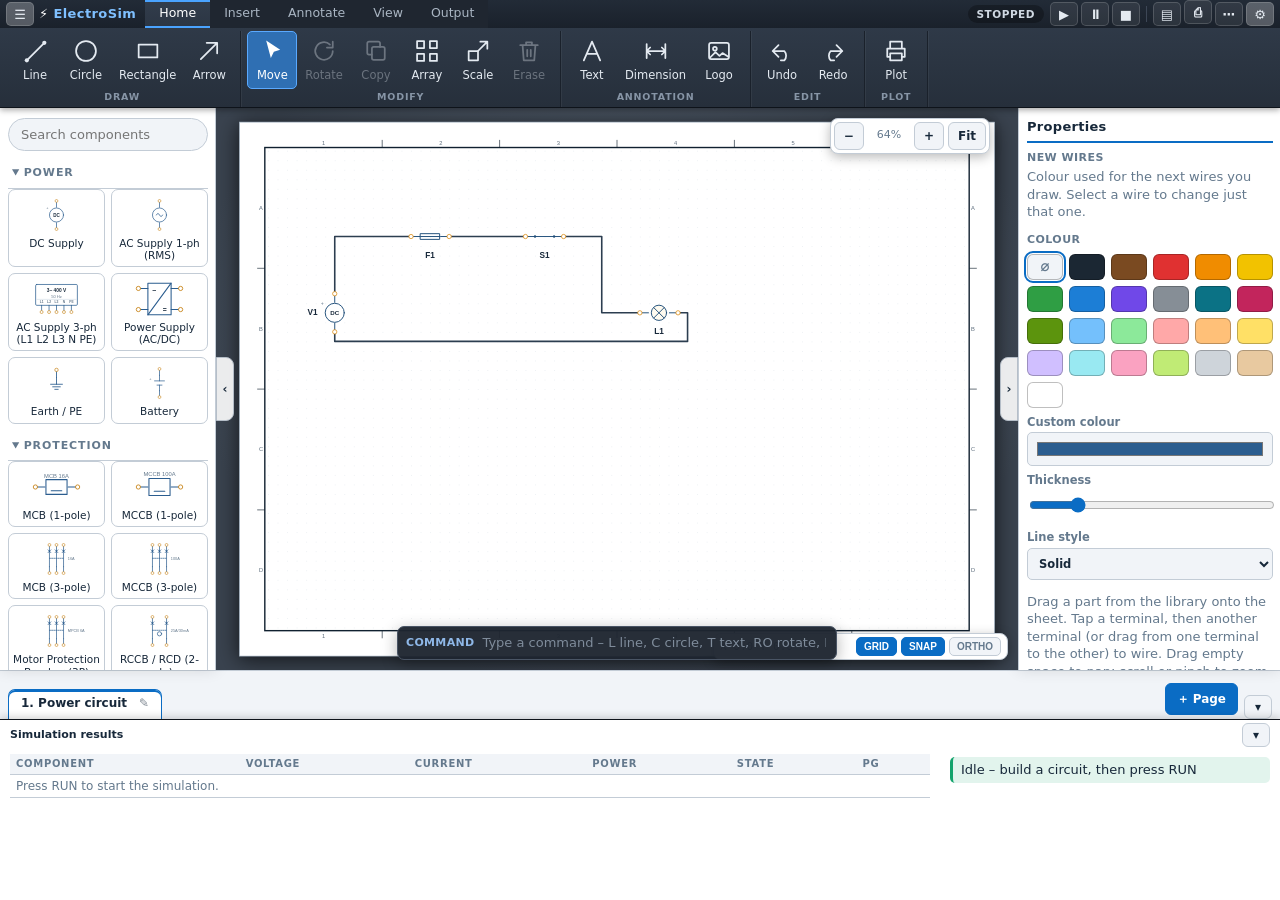
<file: index.html>
<!DOCTYPE html>
<html lang="en"><head><meta charset="utf-8">
<meta name="viewport" content="width=device-width, initial-scale=1, viewport-fit=cover">
<meta name="theme-color" content="#0f2a43"><link rel="manifest" href="manifest.webmanifest"><link rel="icon" type="image/png" href="icons/icon-192.png"><link rel="apple-touch-icon" href="icons/apple-touch-icon.png"><meta name="apple-mobile-web-app-capable" content="yes"><meta name="mobile-web-app-capable" content="yes"><meta name="apple-mobile-web-app-title" content="ElectroSim"><meta name="apple-mobile-web-app-status-bar-style" content="black-translucent">
<title>ElectroSim – Electrical Simulator</title>
<link rel="stylesheet" href="css/style.css"></head>
<body>

<div id="ribbon"><div id="rtop">
 <button class="ic" id="tLib" title="Component library" aria-label="Component library">☰</button>
 <b class="logo">⚡<span class="lbl"> ElectroSim</span></b>
 <div id="rtabs" role="tablist"></div><span class="sp"></span>
 <span id="stat">STOPPED</span>
 <button class="ic run" id="bRun" title="Run simulation" aria-label="Run">▶</button><button class="ic" id="bPause" title="Pause" aria-label="Pause">⏸</button><button class="ic stop" id="bStop" title="Stop" aria-label="Stop">■</button>
 <span class="vs"></span>
 <button class="ic" id="bTB" title="Sheet setup (paper, frame, project)" aria-label="Sheet setup">▤</button><button class="ic pri" id="bPDF" title="Plot / print to PDF" aria-label="Print">⎙</button>
 <div class="mw"><button class="ic" id="bMore" title="More" aria-label="More">⋯</button>
  <div id="menu"><button id="mRes">Show / hide results</button><button id="mPg">Show / hide sheet tabs</button><hr><button id="mInstall" data-pwa-install>⬇ Download app</button><button id="bSave">Save in browser</button><button id="bLoad">Load from browser</button><button id="bDown">Download project file</button><button id="bOpen">Open project file…</button><button id="bReset">Clear all pages</button></div></div>
 <button class="ic" id="tProps" title="Properties" aria-label="Properties">⚙</button>
</div><div id="rbody"></div></div>
<main id="main">
 <aside id="lib"><div class="in"><input id="q" type="search" placeholder="Search components" aria-label="Search components"><div id="libList"></div></div></aside>
 <div id="cv">
  <svg id="svg" xmlns="http://www.w3.org/2000/svg"></svg>
  <button class="edge l" id="hL" title="Hide / show library">‹</button><button class="edge r" id="hR" title="Hide / show properties">›</button>
<div id="thint"></div>
  <div id="rest"><button id="rPg">▴ Sheet tabs</button><button id="rRes">▴ Results</button></div>
  <div id="zc"><button id="zOut" aria-label="Zoom out">−</button><span id="zv">100%</span><button id="zIn" aria-label="Zoom in">+</button><button id="zFit" title="Fit page">Fit</button></div>
  <div id="sbar"><button data-a="rot" class="nw nr">⟳ Rotate</button><button data-a="dup" class="nw">⧉ Copy</button><button data-a="edit">✎ Edit</button><button data-a="del" class="dn">🗑 Delete</button></div>
  <div id="cmd"><span class="cp">Command</span><input id="cmdIn" type="text" autocomplete="off" spellcheck="false" placeholder="Type a command – L line, C circle, T text, RO rotate, PLOT …" aria-label="Command line"><div id="cmdSug"></div></div>
  <div id="sts"><span id="xy">X 0.0  Y 0.0 mm</span><button data-st="grid" title="Grid display (F7)">GRID</button><button data-st="snap" title="Snap to grid (F9)">SNAP</button><button data-st="ortho" title="Ortho – straight lines only (F8)">ORTHO</button></div>
  <div id="toast"></div>
 </div>
 <aside id="props"><div class="in" id="propsBody"></div></aside>
</main>
<nav id="pages"><div id="pgs"></div><button id="pgAdd" class="pri" title="Add a new page">＋ Page</button><button id="pgHide" class="ic sm" title="Hide sheet tabs" aria-label="Hide sheet tabs">▾</button></nav>
<footer id="ft">
 <div class="fh"><b>Simulation results</b><button id="fTog" class="ic sm" title="Hide results" aria-label="Hide results">▾</button></div>
 <div class="fb"><div class="fl"><table><thead><tr><th>Component</th><th>Voltage</th><th>Current</th><th>Power</th><th>State</th><th>Pg</th></tr></thead><tbody id="tb"></tbody></table></div><div id="msgs"></div></div>
</footer>

<dialog id="dTB"><form method="dialog"><h2>Sheet setup</h2>
 <div class="two"><label>Paper<select data-tb="paper"><option value="A5">A5</option><option value="A4">A4</option><option value="A3">A3</option><option value="A2">A2</option></select></label>
  <label>Orientation<select data-tb="orient"><option value="L">Landscape</option><option value="P">Portrait</option></select></label></div>
 <div class="two"><label class="ck"><input type="checkbox" id="tbFrame">Border &amp; zone markers</label></div>
 <h3>Project (used on the parts list)</h3>
 <div class="two"><label>Project<input data-tb="project"></label><label>Drawing no.<input data-tb="dwgNo"></label></div>
 <div class="two"><label>Revision<input data-tb="rev"></label><label>Date<input data-tb="date"></label></div>
 <h3>Your own title block</h3>
 <p class="mu">There is no fixed title block. Use the <b>Line</b>, <b>Box</b>, <b>Text</b> and <b>Logo</b> tools in the ribbon at the top (Home tab) to draw yours, then tick <i>Show on every page</i> in the right-hand panel. In a text you can type <code>{page}</code>, <code>{pages}</code>, <code>{title}</code>, <code>{project}</code>, <code>{dwgno}</code>, <code>{rev}</code> or <code>{date}</code> and it is filled in on each sheet.</p>
 <div class="act"><button class="pri" data-close>Done</button></div></form></dialog>

<dialog id="dPG"><form method="dialog"><h2>Page settings</h2>
 <label>Page title<input id="pgTitle"></label>
 <div class="lr"><button type="button" id="pgL">◀ Move left</button><button type="button" id="pgR">Move right ▶</button></div>
 <div class="act"><button type="button" id="pgDel" class="dn">Delete page</button><button class="pri" data-close>Done</button></div></form></dialog>

<dialog id="dPDF"><form method="dialog"><h2>Plot / Print to PDF</h2>
 <div class="plot"><div class="pf"><label>Paper size<select id="xPaper"><option value="A5">A5 (148 × 210 mm)</option><option value="A4">A4 (210 × 297 mm)</option><option value="A3">A3 (297 × 420 mm)</option><option value="A2">A2 (420 × 594 mm)</option></select></label>
  <label>Drawing orientation<select id="xOrient"><option value="L">Landscape</option><option value="P">Portrait</option></select></label>
  <label>Sheets to plot<select id="xRange"><option value="all">All sheets</option><option value="cur">Current sheet only</option></select></label></div>
  <div class="pv"><div id="xPrev"><span></span></div><small id="xPrevT" class="mu"></small></div></div>
 <label class="ck"><input type="checkbox" id="xSheets" checked>Drawing sheets (with your title block)</label>
 <label class="ck"><input type="checkbox" id="xBom" checked>Parts list (styled table with symbols)</label>
 <p class="mu">The parts list is always printed landscape. Fill in manufacturer and part number in each component’s properties to complete it.</p>
 <div id="xProg" class="mu" role="status"></div>
 <div class="act"><button type="button" data-close>Close</button><button type="button" class="pri" id="xGo">Plot / Save PDF</button></div></form></dialog>
<input type="file" id="fileIn" accept=".json,application/json" hidden><input type="file" id="imgIn" accept="image/*" hidden>
<script src="js/vendor/jspdf.umd.min.js"></script>
<script src="js/registry.js"></script><script src="js/parts2.js"></script><script src="js/plc.js"></script><script src="js/hmi.js"></script><script src="js/hmip.js"></script><script src="js/hmid.js"></script><script src="js/transmitters.js"></script><script src="js/valves.js"></script><script src="js/pneumatic.js"></script><script src="js/evalve.js"></script><script src="js/mfm.js"></script><script src="js/solver.js"></script><script src="js/draw.js"></script><script src="js/export.js"></script><script src="js/pwa.js"></script><script src="js/app.js"></script>
</body></html>
</file>
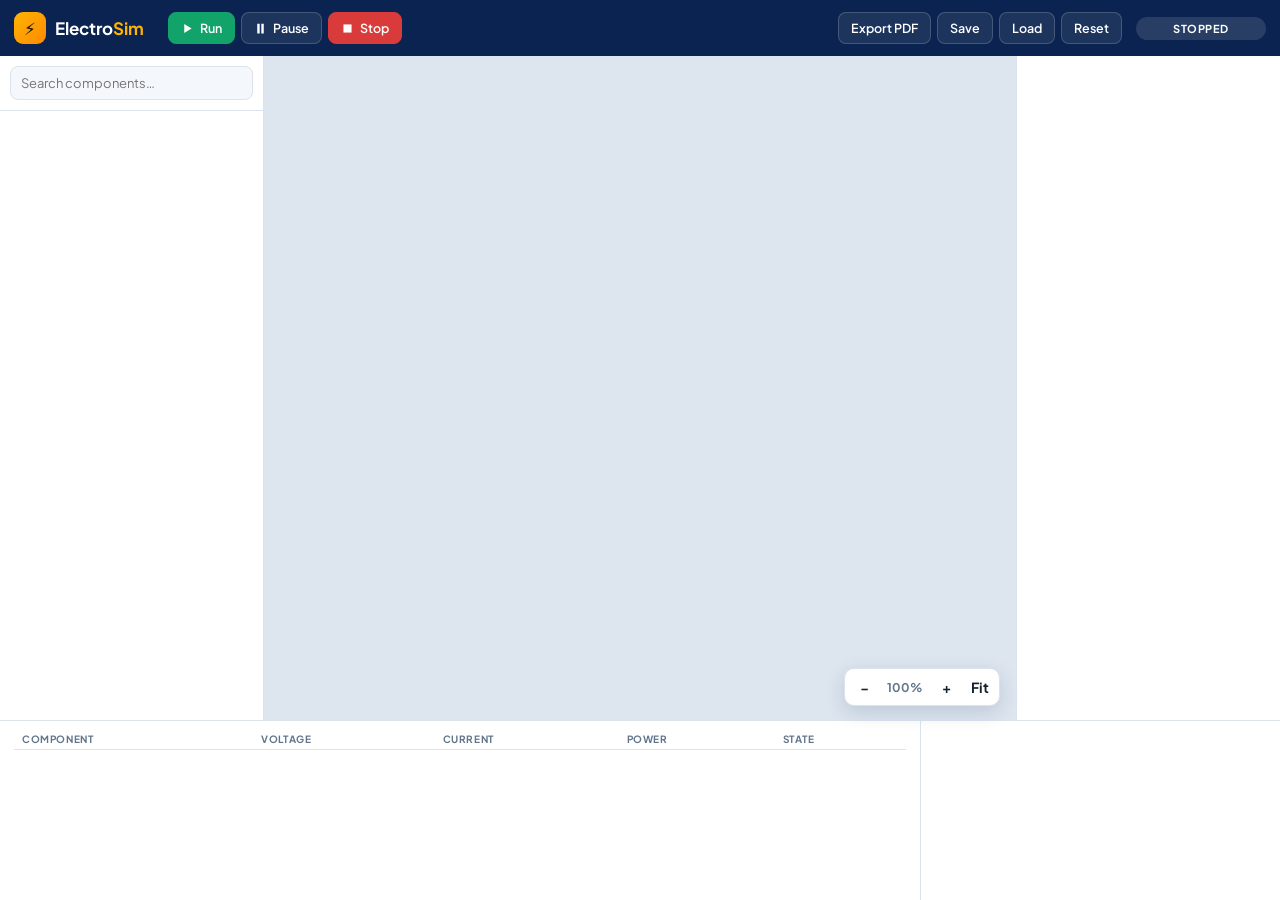
<file: simulator.html>
<!DOCTYPE html>
<html lang="en">
<head>
<meta charset="utf-8">
<meta name="viewport" content="width=device-width, initial-scale=1, viewport-fit=cover">
<title>ElectroSim – Simulator</title>
<meta name="theme-color" content="#0a2350">
<meta name="mobile-web-app-capable" content="yes">
<meta name="apple-mobile-web-app-capable" content="yes">
<meta name="apple-mobile-web-app-title" content="ElectroSim">
<meta name="apple-mobile-web-app-status-bar-style" content="black-translucent">
<link rel="manifest" href="manifest.webmanifest">
<link rel="icon" type="image/svg+xml" href="assets/icons/icon.svg">
<link rel="icon" type="image/png" sizes="32x32" href="assets/icons/favicon-32.png">
<link rel="apple-touch-icon" href="assets/icons/apple-touch-icon.png">
<link rel="stylesheet" href="css/theme.css">
<link rel="stylesheet" href="css/app.css">
</head>
<body class="app">
<header class="top">
  <a class="brand" href="index.html" title="Back to home"><span class="logo">⚡</span><b>Electro<i>Sim</i></b></a>
  <div class="grp">
    <button class="run" id="bRun" aria-label="Run"><svg viewBox="0 0 16 16"><path d="M4 2.5v11l9-5.5z" fill="currentColor"/></svg><span class="lb">Run</span></button>
    <button id="bPause" aria-label="Pause"><svg viewBox="0 0 16 16"><path d="M4 2h3v12H4zM9 2h3v12H9z" fill="currentColor"/></svg><span class="lb">Pause</span></button>
    <button class="stop" id="bStop" aria-label="Stop"><svg viewBox="0 0 16 16"><path d="M3 3h10v10H3z" fill="currentColor"/></svg><span class="lb">Stop</span></button>
  </div>
  <span class="sp"></span>
  <div class="grp" id="menu">
    <button id="bPdf">Export PDF</button><button id="bSave">Save</button><button id="bLoad">Load</button><button id="bReset">Reset</button>
    <button data-install hidden>Install app</button>
    <a class="mi" href="index.html">About ElectroSim</a>
  </div>
  <span id="stat">STOPPED</span>
  <button id="bMenu" aria-label="Menu" aria-expanded="false"><svg viewBox="0 0 16 16"><circle cx="8" cy="3" r="1.6" fill="currentColor"/><circle cx="8" cy="8" r="1.6" fill="currentColor"/><circle cx="8" cy="13" r="1.6" fill="currentColor"/></svg></button>
</header>

<aside id="lib">
  <div class="srch"><input id="q" type="search" placeholder="Search components…" autocomplete="off" enterkeyhint="search"></div>
  <div id="libList"></div>
</aside>

<div id="stage">
  <div id="cv"><svg id="svg" viewBox="0 0 1175 845" width="1175" height="845"></svg></div>
  <div class="zoom"><button id="zo" title="Zoom out" aria-label="Zoom out">−</button><span id="zl">100%</span><button id="zi" title="Zoom in" aria-label="Zoom in">+</button><button id="zf" title="Fit to window">Fit</button></div>
  <div id="hint">Tap empty space to add a bend · tap a terminal to finish the wire</div>
  <div id="fab">
    <button id="fRot" aria-label="Rotate selected part"><svg viewBox="0 0 24 24"><path d="M20 12a8 8 0 1 1-2.5-5.8M20 4v5h-5" fill="none" stroke="currentColor" stroke-width="2.2" stroke-linecap="round" stroke-linejoin="round"/></svg>Rotate</button>
    <button id="fEdit" aria-label="Edit properties"><svg viewBox="0 0 24 24"><path d="M4 20h4L19 9l-4-4L4 16zM13.5 6.5l4 4" fill="none" stroke="currentColor" stroke-width="2.2" stroke-linecap="round" stroke-linejoin="round"/></svg>Edit</button>
    <button id="fDel" class="danger" aria-label="Delete selected"><svg viewBox="0 0 24 24"><path d="M5 7h14M10 7V4h4v3M7 7l1 13h8l1-13" fill="none" stroke="currentColor" stroke-width="2.2" stroke-linecap="round" stroke-linejoin="round"/></svg>Delete</button>
    <button id="fCancel" aria-label="Cancel wire"><svg viewBox="0 0 24 24"><path d="M6 6l12 12M18 6L6 18" fill="none" stroke="currentColor" stroke-width="2.4" stroke-linecap="round"/></svg>Cancel wire</button>
  </div>
</div>

<aside id="props"></aside>

<footer>
  <div><table><thead><tr><th>Component</th><th>Voltage</th><th>Current</th><th>Power</th><th>State</th></tr></thead><tbody id="tb"></tbody></table></div>
  <div id="msgs"></div>
</footer>

<button id="sheetX" aria-label="Close panel">✕</button>
<nav id="tabs">
  <button data-sheet="lib"><svg viewBox="0 0 24 24"><rect x="4" y="4" width="6.5" height="6.5" rx="1.5"/><rect x="13.5" y="4" width="6.5" height="6.5" rx="1.5"/><rect x="4" y="13.5" width="6.5" height="6.5" rx="1.5"/><path d="M16.7 13.5v6.5M13.5 16.7H20"/></svg>Parts</button>
  <button data-sheet="props"><svg viewBox="0 0 24 24"><path d="M4 7h10M18 7h2M4 17h2M10 17h10"/><circle cx="16" cy="7" r="2.2"/><circle cx="8" cy="17" r="2.2"/></svg>Properties</button>
  <button data-sheet="res"><svg viewBox="0 0 24 24"><path d="M4 19V9M10 19V5M16 19v-7M22 19H2"/></svg>Results<i id="badge"></i></button>
</nav>

<script src="vendor/jspdf.umd.min.js"></script>
<script src="js/parts.js"></script>
<script src="js/app.js"></script>
<script src="js/pwa.js"></script>
</body>
</html>
</file>
<file: css/style.css>
:root{--bg:#d9e1e9;--pn:#fff;--pn2:#f1f4f8;--bd:#cbd5df;--tx:#17283a;--mu:#64798d;--ac:#0b7a75;--ok:#12a36b;--wa:#c27800;--er:#d93a3a;--w:#2b5d8f;--gd:#c9d3de;--nv:#0f2a43;--lw:216px;--rw:262px}
@media (prefers-color-scheme:dark){:root{--bg:#0b1219;--pn:#16212d;--pn2:#1d2a39;--bd:#2b3b4e;--tx:#dbe6f1;--mu:#8aa0b5;--ac:#35c2b9;--ok:#3ddc97;--wa:#f5a623;--er:#ff5d5d;--w:#7fb4e6;--gd:#2a3a4b}}
*{box-sizing:border-box}html,body{height:100%;margin:0}
body{background:var(--bg);color:var(--tx);font:13px/1.35 system-ui,-apple-system,"Segoe UI",sans-serif;display:flex;flex-direction:column;height:100dvh;overflow:hidden;padding-bottom:env(safe-area-inset-bottom,0px)}
button,input,select{font:inherit}
button{background:var(--pn2);color:var(--tx);border:1px solid var(--bd);border-radius:6px;padding:6px 11px;font-weight:600;font-size:12px;cursor:pointer;min-height:32px}button:hover:not(:disabled){border-color:var(--ac)}button:disabled{opacity:.45;cursor:default}
button:focus-visible,input:focus-visible,select:focus-visible,summary:focus-visible{outline:2px solid var(--ac);outline-offset:1px}
.logo{font-size:15px;margin:0 8px 0 2px;white-space:nowrap}.sp{flex:1}
#stat{padding:4px 10px;border-radius:12px;background:rgba(255,255,255,.12);font-weight:700;font-size:11px;white-space:nowrap}
.ic{width:36px;padding:0;font-size:16px}.ic.sm{width:28px;min-height:24px;font-size:12px;padding:0}
.mw{position:relative}#menu{display:none;position:absolute;right:0;top:40px;z-index:60;background:var(--pn);border:1px solid var(--bd);border-radius:8px;padding:6px;min-width:200px;box-shadow:0 8px 24px rgba(0,0,0,.28)}#menu.open{display:block}
#menu button{display:block;width:100%;text-align:left;margin:2px 0;background:transparent;color:var(--tx);border-color:transparent}#menu button:hover{background:var(--pn2)}
#main{flex:1;min-height:0;display:grid;grid-template-columns:var(--lw) minmax(0,1fr) var(--rw);position:relative;transition:grid-template-columns .22s ease}
body.hl #main{--lw:0px}body.hr #main{--rw:0px}
aside{background:var(--pn);overflow:hidden;min-width:0}#lib{border-right:1px solid var(--bd)}#props{border-left:1px solid var(--bd)}
aside .in{height:100%;overflow:auto;padding:8px}#lib .in{width:216px}#props .in{width:262px}
body.hl #lib,body.hr #props{border-width:0}
#q{width:100%;padding:7px 9px;margin-bottom:6px;background:var(--bg);color:var(--tx);border:1px solid var(--bd);border-radius:6px;position:sticky;top:0;z-index:2}
details{margin:2px 0}summary{cursor:pointer;font-weight:700;font-size:11px;color:var(--mu);padding:6px 2px;letter-spacing:.02em;user-select:none}
.grid{display:grid;grid-template-columns:1fr 1fr;gap:6px;padding-bottom:6px}
.item{touch-action:pan-y;display:flex;flex-direction:column;align-items:center;gap:3px;padding:6px 4px 5px;border:1px solid var(--bd);border-radius:7px;background:var(--pn2);cursor:grab;user-select:none;text-align:center;font-size:10.5px;line-height:1.15}
.item:hover{border-color:var(--ac)}.item svg{width:100%;height:38px;pointer-events:none}.item span{pointer-events:none}
#cv{position:relative;overflow:hidden;background:var(--bg);touch-action:none}
#svg{position:absolute;inset:0;width:100%;height:100%;display:block;touch-action:none;user-select:none;-webkit-user-select:none}
#gS{filter:drop-shadow(0 2px 10px rgba(0,0,0,.28))}
.edge{position:absolute;top:50%;transform:translateY(-50%);z-index:5;width:18px;height:64px;padding:0;border-radius:0 8px 8px 0;background:var(--pn);opacity:.9}.edge.l{left:0}.edge.r{right:0;border-radius:8px 0 0 8px}
#zc{position:absolute;right:10px;top:10px;z-index:5;display:flex;align-items:center;gap:4px;background:var(--pn);border:1px solid var(--bd);border-radius:8px;padding:3px}
body:not(.hr) #zc{right:28px}#zc button{min-height:28px;padding:2px 9px}#zv{min-width:42px;text-align:center;font-size:11px;color:var(--mu)}
#sbar{display:none;position:absolute;left:50%;bottom:12px;transform:translateX(-50%);z-index:5;gap:4px;background:var(--pn);border:1px solid var(--bd);border-radius:10px;padding:4px;box-shadow:0 4px 16px rgba(0,0,0,.25)}
#sbar.show{display:flex}#sbar[data-k=w] .nw,#sbar[data-k=s] .nr{display:none}#sbar .dn,.dn{color:var(--er)}
#toast{position:absolute;left:50%;top:12px;transform:translateX(-50%) translateY(-20px);opacity:0;transition:.2s;background:var(--nv);color:#fff;padding:7px 14px;border-radius:18px;z-index:9;pointer-events:none;font-weight:600}#toast.show{opacity:1;transform:translateX(-50%)}
nav#pages{flex:none;display:flex;align-items:flex-end;gap:6px;background:var(--pn2);border-top:1px solid var(--bd);padding:4px 8px 0}
#pgs{display:flex;gap:2px;overflow-x:auto;flex:1;scrollbar-width:thin}
.pgt{white-space:nowrap;border-radius:7px 7px 0 0;border-bottom:0;background:var(--bg);color:var(--mu);min-height:30px;padding:5px 12px}.pgt.act{background:var(--pn);color:var(--tx);border-color:var(--ac);box-shadow:inset 0 2px 0 var(--ac)}.pe{opacity:.55;margin-left:4px}
nav#pages .pri,.pri{background:var(--ac);border-color:var(--ac);color:#fff;margin-bottom:4px}
footer{flex:none;background:var(--pn);border-top:1px solid var(--bd)}
.fh{display:flex;align-items:center;gap:6px;padding:3px 10px;color:var(--mu);font-size:11px}.fh b{flex:1;color:var(--tx)}
.fb{display:grid;grid-template-columns:1fr 340px;height:150px;min-height:0}body.hf .fb,body.hf footer{display:none}body.hp nav#pages{display:none}.fb>div{overflow:auto;padding:4px 10px;min-width:0}
table{width:100%;border-collapse:collapse;font-size:12px}th{color:var(--mu);text-align:left;font-size:10px;text-transform:uppercase;position:sticky;top:0;background:var(--pn)}td,th{padding:3px 6px;border-bottom:1px solid var(--bd);white-space:nowrap}tr[data-r]{cursor:pointer}tr[data-r]:hover td{background:var(--pn2)}
.m{padding:4px 8px;margin:3px 0;border-radius:5px;border-left:3px solid}.m.er{border-color:var(--er);background:rgba(217,58,58,.12)}.m.wa{border-color:var(--wa);background:rgba(217,132,0,.12)}.m.ok{border-color:var(--ok);background:rgba(18,163,107,.12)}
.mu{color:var(--mu)}.note{padding:6px 8px;border-left:3px solid var(--wa);background:rgba(217,132,0,.12);border-radius:4px}
h3{margin:2px 0 8px}h2{margin:0 0 10px;font-size:17px}
label{display:block;margin:7px 0;color:var(--mu);font-size:11px}label.ck{display:flex;align-items:center;gap:6px;color:var(--tx);font-size:13px}
input,select{width:100%;margin-top:2px;padding:6px 7px;background:var(--bg);color:var(--tx);border:1px solid var(--bd);border-radius:5px;min-height:32px}input[type=checkbox]{width:auto;min-height:0;margin:0}
dialog{border:1px solid var(--bd);border-radius:12px;background:var(--pn);color:var(--tx);padding:18px;width:min(560px,94vw);max-height:92dvh;overflow:auto}dialog::backdrop{background:rgba(5,15,25,.55)}
.two{display:grid;grid-template-columns:1fr 1fr;gap:10px}.two.three{grid-template-columns:repeat(3,1fr)}.two .two{gap:8px}
.cr{display:grid;grid-template-columns:1fr 1.6fr 34px;gap:6px;margin:4px 0}.cr button{padding:0;min-height:32px}
.lr{display:flex;align-items:center;gap:8px;flex-wrap:wrap}.fbtn{display:inline-block;margin:0;padding:6px 11px;border:1px solid var(--bd);border-radius:6px;background:var(--pn2);color:var(--tx);font-weight:600;font-size:12px;cursor:pointer}
.act{display:flex;justify-content:flex-end;gap:8px;margin-top:14px}.act .pri{margin:0}
@media (pointer:coarse){button{min-height:40px}.ic.sm{min-height:32px;width:36px}input,select{min-height:40px;font-size:16px}#q{font-size:16px}.edge{width:24px}}
@media (max-width:1000px){.lbl{display:none}.logo .lbl{display:inline}}
@media (max-width:760px){
 .logo .lbl,#stat{display:none}
 #main{display:block}#cv{position:absolute;inset:0}
 #lib,#props{position:absolute;top:0;bottom:0;z-index:20;width:min(86vw,320px);transition:transform .22s ease;box-shadow:0 0 24px rgba(0,0,0,.35)}
 #lib{left:0}#props{right:0}#lib .in,#props .in{width:100%}
 body.hl #lib{transform:translateX(-105%)}body.hr #props{transform:translateX(105%)}
 .edge{display:none}#zc{right:6px;top:6px}body:not(.hr) #zc{right:6px}
 .fb{grid-template-columns:1fr;height:120px}
 .grid{grid-template-columns:1fr 1fr}#sbar{bottom:8px;max-width:96%}#sbar button{padding:0 9px}
 .two,.two.three{grid-template-columns:1fr}.two .two{grid-template-columns:1fr 1fr}
}
.two>*,.cr>*,.lr>*{min-width:0}input,select{min-width:0;max-width:100%}
dialog{max-width:calc(100% - 20px)}
html{overflow-x:hidden}

/* ---- drawing tools ---- */
#tools{position:absolute;left:10px;top:10px;z-index:6;display:flex;gap:2px;background:var(--pn);border:1px solid var(--bd);border-radius:10px;padding:3px;box-shadow:0 2px 10px rgba(0,0,0,.15)}
#tools button{display:flex;align-items:center;gap:5px;min-height:34px;padding:3px 9px;background:transparent;border-color:transparent}
#tools button:hover:not(:disabled){background:var(--pn2);border-color:var(--bd)}
#tools button[aria-pressed=true]{background:var(--ac);border-color:var(--ac);color:#fff}
#tools svg{width:18px;height:18px;flex:none;fill:none;stroke:currentColor;stroke-width:1.7;stroke-linecap:round;stroke-linejoin:round}
#tools button[data-tool=sel] svg{fill:currentColor;stroke-width:1}
#tools circle{fill:currentColor;stroke:none}
#thint{position:absolute;left:10px;top:58px;z-index:6;max-width:min(420px,calc(100% - 20px));background:var(--nv);color:#fff;border-radius:8px;padding:5px 10px;font-size:11.5px;font-weight:600;display:none;pointer-events:none}
#thint.show{display:block}
#cv.drawing #svg{cursor:crosshair}
#rest{position:absolute;left:10px;bottom:10px;z-index:6;display:flex;gap:6px}
#rest button{display:none;background:var(--pn);box-shadow:0 2px 8px rgba(0,0,0,.2)}
body.hp #rPg,body.hf #rRes{display:inline-block}
#menu hr{border:0;border-top:1px solid var(--bd);margin:4px 0}
/* ---- library drag ghost + drop preview ---- */
#ghost{position:fixed;z-index:200;pointer-events:none;width:92px;padding:6px 4px 5px;border:1.5px solid var(--ac);border-radius:9px;background:var(--pn);box-shadow:0 8px 22px rgba(0,0,0,.35);text-align:center;font-size:10.5px;line-height:1.15;opacity:.96;transform:translate(-50%,-50%)}
#ghost svg{width:100%;height:46px;display:block}
body.dragging,body.dragging *{cursor:grabbing!important;user-select:none;-webkit-user-select:none}
#cv.dropok{outline:2px dashed var(--ac);outline-offset:-3px}
/* ---- shapes + handles ---- */
.shit{cursor:move}.shsel{fill:none;stroke:var(--ac);opacity:.25;stroke-linecap:round}
.hnd{fill:#fff;stroke:var(--ac);stroke-width:2;cursor:pointer;vector-effect:non-scaling-stroke}
/* ---- colour swatches ---- */
.sws{display:grid;grid-template-columns:repeat(6,1fr);gap:6px;margin:6px 0 4px}
.sw{min-height:0;height:26px;padding:0;border-radius:6px;border:1px solid rgba(0,0,0,.25)}
.sw.on{outline:2px solid var(--ac);outline-offset:1px}.sw.none{background:var(--pn2);color:var(--mu);font-size:15px;line-height:1}
.sec{margin:12px 0 2px;font-size:11px;font-weight:700;color:var(--mu);text-transform:uppercase;letter-spacing:.04em}
input[type=color]{padding:2px;height:34px;cursor:pointer}input[type=range]{padding:0;min-height:24px;accent-color:var(--ac)}
textarea{width:100%;margin-top:2px;padding:6px 7px;background:var(--bg);color:var(--tx);border:1px solid var(--bd);border-radius:5px;font:inherit;resize:vertical;min-height:64px}
.row{display:flex;gap:6px;flex-wrap:wrap;margin:8px 0}
code{background:var(--pn2);padding:0 4px;border-radius:3px;font-size:11.5px}
@media (pointer:coarse){#tools button{min-height:40px}.sw{height:34px}input[type=color]{height:40px}}
@media (max-width:760px){#tools .tl{display:none}#tools button{padding:3px 10px}#thint{top:60px}#rest{bottom:8px}}

/* ---- AutoCAD-style ribbon ---- */
#ribbon{flex:none;background:#2b3441;color:#d6dde6;border-bottom:1px solid #141a22;user-select:none}
#rtabs{display:flex;gap:0;background:#1f2630;overflow-x:auto;scrollbar-width:none}
#rtabs button{background:transparent;border:0;border-radius:0;color:#aab6c3;min-height:26px;padding:4px 14px;font-weight:500;font-size:12.5px;border-bottom:2px solid transparent}
#rtabs button:hover{color:#fff;background:rgba(255,255,255,.06)}
#rtabs button[aria-selected=true]{color:#fff;background:#2b3441;border-bottom-color:#4aa3ff}
#rbody{display:flex;align-items:stretch;overflow-x:auto;scrollbar-width:thin;min-height:78px;padding:3px 4px 0}
.rp{display:flex;flex-direction:column;border-right:1px solid #3d4756;padding:0 6px;flex:none}
.rp .ri{display:flex;gap:1px;flex:1;align-items:stretch}
.rp .rn{text-align:center;font-size:11px;color:#9aa8b8;padding:2px 0 3px;white-space:nowrap}
#ribbon .rb{display:flex;flex-direction:column;align-items:center;justify-content:center;gap:3px;min-width:50px;min-height:58px;padding:4px 6px;background:transparent;border:1px solid transparent;border-radius:4px;color:#e4eaf1;font-weight:400;font-size:11.5px}
#ribbon .rb svg{width:28px;height:28px;fill:none;stroke:currentColor;stroke-width:1.5;stroke-linecap:round;stroke-linejoin:round;flex:none}
#ribbon .rb svg .fl{fill:currentColor;stroke:none}
#ribbon .rb:hover:not(:disabled){background:rgba(255,255,255,.1);border-color:#5b6878}
#ribbon .rb[aria-pressed=true]{background:#2f6fb3;border-color:#5aa9ff;color:#fff}
#ribbon .rb:disabled{opacity:.35}
#ribbon .rb.sm{min-height:0;flex-direction:row;gap:6px;padding:3px 7px;min-width:0}
#ribbon .rb.sm svg{width:18px;height:18px}
.rsel{display:flex;flex-direction:column;justify-content:center;gap:5px;padding:0 6px}
.rsel label{display:flex;align-items:center;gap:6px;margin:0;color:#c2ccd7;font-size:11.5px;white-space:nowrap}
.rsel select{width:auto;min-width:96px;margin:0;min-height:24px;padding:2px 6px;background:#1c232d;color:#e4eaf1;border-color:#4a5565}
.rstack{display:flex;flex-direction:column;justify-content:center;gap:2px}
#thint{top:10px}
.plot{display:grid;grid-template-columns:1fr 130px;gap:14px;align-items:center}.plot .pv{display:flex;flex-direction:column;align-items:center;gap:6px}
#xPrev{width:110px;height:110px;display:flex;align-items:center;justify-content:center;background:var(--bg);border:1px solid var(--bd);border-radius:6px}
#xPrev span{display:block;background:#fff;border:1.5px solid var(--ac);box-shadow:0 2px 8px rgba(0,0,0,.25);transition:all .15s}
@media (max-width:760px){.plot{grid-template-columns:1fr}#ribbon .rb{min-width:44px;font-size:10.5px}}

/* ---- merged top bar (tabs left, run / stop / tools right) ---- */
#rtop{display:flex;align-items:center;gap:3px;background:#1f2630;padding:0 6px;padding-top:env(safe-area-inset-top,0px);padding-left:max(6px,env(safe-area-inset-left,0px));padding-right:max(6px,env(safe-area-inset-right,0px))}
#rtop .logo{color:#fff;font-size:13px;margin:0 6px 0 2px;white-space:nowrap}
#rtabs{flex:0 1 auto;min-width:0}
#rtop .sp{flex:1}
#rtop button.ic{width:28px;min-height:24px;height:24px;padding:0;font-size:13px;line-height:1;background:rgba(255,255,255,.08);color:#e4eaf1;border-color:rgba(255,255,255,.16);border-radius:5px}
#rtop button.ic:hover{border-color:#fff}#rtop button[aria-pressed=true]{background:rgba(255,255,255,.26)}
#rtop .run{background:#13a06f;border-color:#13a06f;color:#fff}#rtop .run[aria-pressed=true]{background:#0d7f58;box-shadow:inset 0 0 0 1px #8ef0c6}#rtop .stop{background:#c93838;border-color:#c93838;color:#fff}#rtop .pri{background:#18a096;border-color:#18a096;color:#fff}
#rtop #stat{padding:2px 9px;font-size:10.5px;color:#cfd8e2;margin-right:3px}#rtop .vs{width:1px;height:16px;background:#3d4756;margin:0 3px}
#rtop #menu{top:28px}
#rtabs button{min-height:28px}
@media (pointer:coarse){#rtop button.ic{width:34px;height:32px;min-height:32px}}
/* ---- command line ---- */
#cmd{position:absolute;left:50%;bottom:10px;transform:translateX(-50%);z-index:7;width:min(440px,calc(100% - 150px));display:flex;align-items:center;gap:6px;background:rgba(31,38,48,.96);border:1px solid #4a5565;border-radius:7px;padding:3px 8px;box-shadow:0 4px 16px rgba(0,0,0,.3)}
#cmd .cp{color:#8fb8e8;font-size:11px;font-weight:700;letter-spacing:.03em;text-transform:uppercase}
#cmd input{flex:1;margin:0;border:0;background:transparent;color:#fff;min-height:26px;padding:2px 2px;font-size:13px}#cmd input:focus-visible{outline:0}#cmd input::placeholder{color:#7f8c9b}
#cmdSug{display:none;position:absolute;left:0;right:0;bottom:calc(100% + 4px);background:#252d39;border:1px solid #4a5565;border-radius:7px;overflow:hidden;box-shadow:0 8px 24px rgba(0,0,0,.4)}#cmdSug.show{display:block}
#cmdSug .sg{display:flex;align-items:center;gap:8px;padding:6px 10px;color:#dfe7ef;font-size:13px;cursor:pointer}#cmdSug .sg span{flex:1}#cmdSug .sg b{color:#6fb6ff}
#cmdSug .sg small{color:#8d9bab;font-size:11px}#cmdSug .sg kbd{font:600 10px system-ui;background:#38445a;color:#cfe3ff;border-radius:4px;padding:1px 6px}
#cmdSug .sg.on,#cmdSug .sg:hover{background:#2f6fb3}#cmdSug .sg.on small{color:#d7e6f7}
#sbar{bottom:52px}.chs{cursor:nwse-resize}
@media (max-width:760px){#cmd{width:calc(100% - 20px);bottom:6px}#sbar{bottom:48px}#rest{bottom:48px}}

/* drafting status bar (AutoCAD-style) */
#sts{position:absolute;right:10px;bottom:10px;z-index:6;display:flex;align-items:center;gap:4px;background:var(--pn);border:1px solid var(--bd);border-radius:8px;padding:3px 6px;box-shadow:0 2px 8px rgba(0,0,0,.15)}
#sts #xy{font:11px ui-monospace,Menlo,Consolas,monospace;color:var(--mu);min-width:128px;margin-right:4px}
#sts button{font:700 10px Arial,sans-serif;padding:3px 7px;min-height:0;border:1px solid var(--bd);border-radius:5px;background:var(--pn2);color:var(--mu);cursor:pointer}
#sts button[aria-pressed=true]{background:var(--ac);border-color:var(--ac);color:#fff}
@media (max-width:760px){#sts #xy{display:none}#sts{right:6px;bottom:8px}}

/* ===== professional polish: CAD workspace look ===== */
:root{--bg:#cfd6de;--ac:#0a6cc4;--bd:#c3ccd6;--nv:#16222f}
@media (prefers-color-scheme:dark){:root{--bg:#10161d;--pn:#18222d;--pn2:#202c3a;--bd:#2f3f52;--ac:#4aa3ff}}
body{font-family:Inter,"Segoe UI",system-ui,-apple-system,sans-serif;-webkit-font-smoothing:antialiased}
#ribbon{background:linear-gradient(#323d4c,#262f3b);border-bottom:1px solid #0e131a;box-shadow:0 2px 6px rgba(0,0,0,.35);position:relative;z-index:20}
#rtop{background:linear-gradient(#222b37,#1a212b)}
#rtop .logo{letter-spacing:.4px;font-weight:700}#rtop .logo .lbl{color:#7fc0ff}
#rtabs button[aria-selected=true]{background:linear-gradient(#323d4c,#2c3644);box-shadow:inset 0 2px 0 #4aa3ff}
.rp{border-right:1px solid #1a212b;box-shadow:1px 0 0 rgba(255,255,255,.05)}
.rp .rn{text-transform:uppercase;letter-spacing:.8px;font-size:9.5px;font-weight:600;color:#8795a6}
#ribbon .rb{border-radius:5px}#ribbon .rb:hover:not(:disabled){background:rgba(74,163,255,.16);border-color:#4aa3ff}
#cv{background:radial-gradient(ellipse at 50% 40%,#5a6674,#3a434f 75%)}
@media (prefers-color-scheme:dark){#cv{background:radial-gradient(ellipse at 50% 40%,#2b3541,#161d26 80%)}}
#gS>rect:first-child{filter:drop-shadow(0 6px 18px rgba(0,0,0,.45))}
#lib,#props{background:var(--pn);box-shadow:0 0 14px rgba(0,0,0,.12)}
#lib summary{font-weight:700;font-size:11px;text-transform:uppercase;letter-spacing:.9px;color:var(--mu);padding:7px 4px;border-bottom:1px solid var(--bd)}
#lib input[type=search]{border-radius:20px;padding:7px 12px;border:1px solid var(--bd);background:var(--pn2)}
.item{background:var(--pn);transition:transform .12s,box-shadow .12s,border-color .12s}
.item:hover{transform:translateY(-1px);box-shadow:0 4px 12px rgba(10,108,196,.22)}
#props h3{font-size:13px;letter-spacing:.3px;padding-bottom:6px;border-bottom:2px solid var(--ac);margin-bottom:8px}
#props label{font-size:11.5px;color:var(--mu);font-weight:600}
#props input,#props select,#props textarea{border:1px solid var(--bd);background:var(--pn2);border-radius:5px;padding:5px 7px;color:var(--tx)}
#props input:focus,#props select:focus{border-color:var(--ac);outline:0;box-shadow:0 0 0 3px rgba(74,163,255,.2)}
#ft{border-top:1px solid #0e131a;box-shadow:0 -2px 8px rgba(0,0,0,.18)}
#ft thead th{background:var(--pn2);text-transform:uppercase;font-size:10px;letter-spacing:.7px;color:var(--mu);position:sticky;top:0}
#ft tbody tr:nth-child(even){background:rgba(120,140,160,.07)}#ft tbody tr:hover{background:rgba(74,163,255,.14)}
#ft td{font-variant-numeric:tabular-nums}
.m{border-radius:5px}
#stat{border-radius:10px;background:rgba(0,0,0,.28);font-weight:700;letter-spacing:.5px}
#zc,#sts,#sbar{backdrop-filter:blur(6px);box-shadow:0 3px 12px rgba(0,0,0,.28)}
::-webkit-scrollbar{width:10px;height:10px}::-webkit-scrollbar-thumb{background:#8a99ab66;border-radius:6px;border:2px solid transparent;background-clip:content-box}

/* ===== PLC ladder editor (v7) ===== */
#dPLC{width:min(1180px,98vw);height:min(780px,94dvh);max-width:98vw;padding:0;overflow:hidden}
#dPLC[open]{display:flex;flex-direction:column}
#dPLC .ph,#dPLC .ptb,#dPLC .ppr,#dPLC .pio{display:flex;flex-wrap:wrap;align-items:center;gap:6px;padding:8px 12px;border-bottom:1px solid var(--bd)}
#dPLC .ph{background:var(--nv);color:#fff}#dPLC .ph b{font-size:15px}#dPLC .ph #plSt{font-size:12px;opacity:.85;margin-right:6px}
#dPLC .sp{flex:1}#dPLC .vs{width:1px;height:20px;background:var(--bd);margin:0 4px}
#dPLC button{font:inherit;font-size:13px;padding:5px 10px;border:1px solid var(--bd);border-radius:6px;background:var(--pn2);color:var(--tx);cursor:pointer}
#dPLC button:hover{border-color:var(--ac)}#dPLC button.pri{background:var(--ac);color:#fff;border-color:var(--ac)}#dPLC button.dn{color:var(--er)}
#dPLC .ppr{background:var(--pn2);font-size:13px;min-height:26px}#dPLC .ppr label{display:flex;align-items:center;gap:6px;margin:0}
#dPLC select,#dPLC input[type=number]{font:inherit;font-size:13px;padding:3px 6px;border:1px solid var(--bd);border-radius:5px;background:var(--pn);color:var(--tx);width:auto}
#dPLC .pio{font-size:12px;color:var(--mu)}#dPLC .iot{margin:0 4px 0 8px}
#dPLC .ioc{display:inline-block;min-width:38px;text-align:center;padding:2px 6px;border:1px solid var(--bd);border-radius:11px;font:11px ui-monospace,Menlo,Consolas,monospace;background:var(--pn);color:var(--mu)}
#dPLC button.ioc{padding:2px 6px;font:11px ui-monospace,Menlo,Consolas,monospace}
#dPLC .ioc.on{background:#f5c542;color:#222;border-color:#c99a10}#dPLC .ioc.q.on{background:var(--ok);color:#fff;border-color:var(--ok)}
#dPLC .ioc.frc{outline:2px solid var(--wa);outline-offset:1px}
#dPLC .pbody{flex:1;overflow:auto;padding:10px 12px;background:var(--bg)}
#dPLC .rg{background:var(--pn);border:1px solid var(--bd);border-radius:8px;margin-bottom:10px;padding:6px 8px}
#dPLC .rg.cur{border-color:var(--ac);box-shadow:0 0 0 1px var(--ac)}
#dPLC .rh{display:flex;align-items:center;gap:6px;margin-bottom:2px}#dPLC .rh b{font-size:12px;color:var(--mu);white-space:nowrap}
#dPLC .rh .rc{flex:1;min-width:80px;max-width:420px;font:inherit;font-size:12px;padding:2px 6px;border:1px solid transparent;background:transparent;color:var(--tx);border-radius:4px}
#dPLC .rh .rc:hover,#dPLC .rh .rc:focus{border-color:var(--bd);background:var(--pn2)}
#dPLC .rh button{padding:1px 7px;font-size:12px}
#dPLC .rs{overflow-x:auto}#dPLC svg{display:block;user-select:none}
#dPLC svg text{fill:var(--tx);font:11px ui-monospace,Menlo,Consolas,monospace}
#dPLC .hit{fill:transparent;cursor:pointer}
#dPLC .rail{stroke:var(--tx);stroke-width:3;fill:none}
#dPLC .lw{stroke:var(--mu);stroke-width:2;fill:none}#dPLC .lw.on{stroke:var(--ok);stroke-width:3}
#dPLC .lc{stroke:var(--tx);stroke-width:2.5;fill:none}#dPLC .lc.on{stroke:var(--ok);stroke-width:3.5}
#dPLC .selb{fill:rgba(74,163,255,.12);stroke:var(--ac);stroke-width:1.5;stroke-dasharray:4 3;pointer-events:none}

/* v8 – configurable PLC I/O */
#dPLC .pcfg{display:flex;flex-wrap:wrap;align-items:center;gap:6px 12px;padding:6px 12px;border-bottom:1px solid var(--bd);background:var(--pn2);font-size:13px}
#dPLC .pcfg label{display:flex;align-items:center;gap:5px;margin:0;color:var(--mu)}
#dPLC kbd{font:11px ui-monospace,Menlo,Consolas,monospace;padding:0 4px;border:1px solid var(--bd);border-radius:3px;background:var(--pn)}
#dPLC .ppr label{color:var(--mu)}
#dPLC .ppr input[type=text]{font:inherit;font-size:13px;padding:3px 6px;border:1px solid var(--bd);border-radius:5px;background:var(--pn);color:var(--tx);width:150px}
#dPLC .pio{max-height:120px;overflow:auto}
#dPLC .ioc i{font-style:normal;font-size:10px;color:inherit;opacity:.75;margin-left:5px}
#dPLC .aic{display:inline-flex;align-items:center;gap:6px;padding:1px 8px;border:1px solid var(--bd);border-radius:11px;background:var(--pn);font:11px ui-monospace,Menlo,Consolas,monospace}
#dPLC .aic i{font-style:normal;opacity:.75}#dPLC .aic input[type=range]{width:90px;padding:0}
#dPLC .aic.frc{outline:2px solid var(--wa);outline-offset:1px}
#dPLC .ioc b{font-weight:600;margin-left:3px}
#dPLC svg text.tg{fill:var(--mu);font-size:9.5px;font-style:italic}
table.iomap{width:100%;border-collapse:collapse;font-size:12px;margin:2px 0 6px}table.iomap td{padding:2px 4px;border-bottom:1px solid var(--bd)}table.iomap td:first-child{color:var(--mu);white-space:nowrap}
#dPLC [hidden]{display:none!important}

/* transmitter help */
.hlp{float:right;margin:0;padding:3px 10px;font-size:12px}
#dTXH{width:min(740px,96vw)}#dTXH h2{margin:0 0 6px}#dTXH h4{margin:16px 0 4px;font-size:13px;color:var(--ac)}
#dTXH p,#dTXH li{font-size:12.5px;line-height:1.5}#dTXH ul,#dTXH ol{margin:4px 0 4px 18px;padding:0}
#dTXH .tabs{display:flex;gap:6px;flex-wrap:wrap;margin:6px 0}#dTXH .tabs button{margin:0}
#dTXH table{width:100%;border-collapse:collapse;font-size:12px;margin:6px 0}#dTXH td,#dTXH th{border:1px solid var(--bd);padding:4px 6px;text-align:left;vertical-align:top}
#dTXH svg{width:100%;height:auto;background:var(--pn2);border:1px solid var(--bd);border-radius:8px}
#dTXH code{background:var(--pn2);padding:1px 4px;border-radius:3px;font-size:11.5px}
/* valve help */
#dVLH{width:min(740px,96vw)}#dVLH h2{margin:0 0 6px}#dVLH h4{margin:16px 0 4px;font-size:13px;color:var(--ac)}
#dVLH p,#dVLH li{font-size:12.5px;line-height:1.5}#dVLH ul,#dVLH ol{margin:4px 0 4px 18px;padding:0}
#dVLH .tabs{display:flex;gap:6px;flex-wrap:wrap;margin:6px 0}#dVLH .tabs button{margin:0}
#dVLH table{width:100%;border-collapse:collapse;font-size:12px;margin:6px 0}#dVLH td,#dVLH th{border:1px solid var(--bd);padding:4px 6px;text-align:left;vertical-align:top}
#dVLH svg{width:100%;height:auto;background:var(--pn2);border:1px solid var(--bd);border-radius:8px}
#dVLH code{background:var(--pn2);padding:1px 4px;border-radius:3px;font-size:11.5px}

/* ===== HMI designer (v8.18, screens + alarms v8.19) ===== */
#dHMI{width:min(1240px,98vw);height:min(800px,94dvh);max-width:98vw;padding:0;overflow:hidden}
#dHMI[open]{display:flex;flex-direction:column}
#dHMI .hh{display:flex;flex-wrap:wrap;align-items:center;gap:6px;padding:8px 12px;background:var(--nv);color:#fff}#dHMI .hh b{font-size:15px;margin-right:8px}#dHMI .sp{flex:1}#dHMI #hdSt{font-size:12px;opacity:.85;margin-right:6px}
#dHMI .seg{display:inline-flex;border:1px solid rgba(255,255,255,.3);border-radius:8px;overflow:hidden}#dHMI .seg button{border:0;border-radius:0;background:transparent;color:#fff;opacity:.75}#dHMI .seg button.on{background:var(--ac);opacity:1}
#dHMI .hh>button{background:rgba(255,255,255,.12);color:#fff;border-color:rgba(255,255,255,.25)}#dHMI .hh>button.pri{background:var(--ac);border-color:var(--ac);margin:0}
#dHMI .hb{flex:1;min-height:0;display:grid;grid-template-columns:190px minmax(0,1fr) 280px}
#dHMI h4{margin:2px 0 6px;font-size:11px;text-transform:uppercase;letter-spacing:.05em;color:var(--mu)}
#dHMI .hpal{padding:8px;border-right:1px solid var(--bd);background:var(--pn);overflow:auto;display:flex;flex-direction:column;gap:10px}#dHMI .hwid{display:flex;flex-direction:column;gap:6px}
#dHMI .hwid button{display:flex;align-items:center;gap:8px;text-align:left;font-weight:600;padding:6px 8px}#dHMI .hwid button i{font-style:normal;width:20px;text-align:center;font-size:16px;color:var(--ac)}
#dHMI.sim .hpal{opacity:.55}
#dHMI .hcv{position:relative;overflow:auto;display:flex;background:#161d25;padding:24px}
#dHMI .hcv svg{margin:auto;flex:none;display:block;border-radius:4px;box-shadow:0 0 0 6px #2b3138,0 10px 30px rgba(0,0,0,.5);user-select:none;touch-action:none;font-family:Arial,sans-serif}
#dHMI.sim .hcv svg{box-shadow:0 0 0 6px #1d6b44,0 10px 30px rgba(0,0,0,.5)}
#dHMI .hz{position:absolute;right:10px;top:8px;z-index:2;display:flex;align-items:center;gap:4px;background:var(--pn);border:1px solid var(--bd);border-radius:8px;padding:3px}#dHMI .hz button{min-height:26px;padding:2px 9px}#dHMI .hz span{min-width:46px;text-align:center;font-size:11px;color:var(--mu)}
#dHMI .hpr{padding:10px;border-left:1px solid var(--bd);background:var(--pn);overflow:auto}
#dHMI .hpr label{display:block;margin:0 0 8px;font-size:12px;color:var(--mu)}#dHMI .hpr label.ck{display:flex;align-items:center;gap:6px;color:var(--tx)}
#dHMI .hpr input[type=text],#dHMI .hpr input[type=number],#dHMI .hpr select{display:block;width:100%;margin-top:3px;padding:5px 7px;font-size:13px;border:1px solid var(--bd);border-radius:6px;background:var(--bg);color:var(--tx)}
#dHMI .hpr .two{display:grid;grid-template-columns:1fr 1fr;gap:8px}#dHMI .hpr .row{display:flex;flex-wrap:wrap;gap:6px;margin-top:6px}
#dHMI .hw{margin:4px 0;padding:4px 8px;border-left:3px solid var(--wa);background:rgba(217,132,0,.12);border-radius:4px;font-size:12px}
/* screen list (phase 2) */
#dHMI .hscr{display:flex;flex-direction:column;gap:4px}
#dHMI .hsl{display:flex;flex-direction:column;gap:2px;max-height:190px;overflow:auto;border:1px solid var(--bd);border-radius:6px;background:var(--bg);padding:2px}
#dHMI .si{display:flex;align-items:center;gap:6px;padding:5px 6px;border-radius:5px;cursor:pointer;font-size:13px;user-select:none;border:1px solid transparent}
#dHMI .si i{font-style:normal;width:16px;text-align:center;color:var(--ac);flex:none}#dHMI .si span{flex:1;min-width:0;overflow:hidden;text-overflow:ellipsis;white-space:nowrap}
#dHMI .si.on{background:rgba(45,125,210,.16);border-color:var(--ac);font-weight:600}
#dHMI .si input.ren{flex:1;min-width:0;width:100%;padding:1px 4px;font-size:13px;border:1px solid var(--ac);border-radius:4px;background:var(--bg);color:var(--tx)}
#dHMI .hst{display:flex;gap:4px}#dHMI .hst button{flex:1;padding:4px 4px;font-size:12px;font-weight:600}
/* alarm definition rows (inspector) */
#dHMI .hpr .al{display:grid;grid-template-columns:minmax(0,1fr) minmax(0,1fr) auto;gap:4px;margin:0 0 6px;padding:4px 4px 4px 6px;border-left:4px solid var(--wa);background:rgba(127,127,127,.08);border-radius:4px}
#dHMI .hpr .al input,#dHMI .hpr .al select{margin:0;padding:4px 6px;font-size:12px;border:1px solid var(--bd);border-radius:5px;background:var(--bg);color:var(--tx);min-width:0;width:100%}
#dHMI .hpr .al .wide{grid-column:1/-1}#dHMI .hpr .al button{padding:0 8px;min-height:26px}
#dHMI [hidden]{display:none!important}
@media (max-width:820px){#dHMI .hb{grid-template-columns:1fr;grid-template-rows:auto minmax(0,1fr) minmax(0,38%)}#dHMI .hpal{flex-direction:row;overflow-x:auto;border-right:0;border-bottom:1px solid var(--bd);align-items:flex-start}#dHMI .hscr{flex:none;width:210px}#dHMI .hsl{max-height:96px}#dHMI .hwid{flex:none;flex-direction:row;flex-wrap:nowrap}#dHMI .hwid h4{display:none}#dHMI .hwid button{flex:none}#dHMI .hpr{border-left:0;border-top:1px solid var(--bd)}}
/* v8.20 HMI process graphics: symbol palette, animation rows */
#dHMI .hsym{display:grid;grid-template-columns:1fr 1fr;gap:6px}#dHMI .hsym button{display:flex;flex-direction:column;align-items:center;gap:2px;padding:5px 2px;font-size:11px;font-weight:600}
#dHMI .hsym svg{width:24px;height:24px;fill:none;stroke:var(--ac);stroke-width:1.5;stroke-linecap:round;stroke-linejoin:round}
#dHMI .hpr .an{margin:0 0 8px;padding:6px 6px 2px 8px;border-left:4px solid var(--ac);background:rgba(127,127,127,.08);border-radius:4px}
#dHMI .hpr .an .anh{display:flex;justify-content:space-between;align-items:center;margin-bottom:4px;font-size:12px}#dHMI .hpr .an .anh button{padding:0 8px;min-height:24px}
#dHMI .hpr .an input[type=text],#dHMI .hpr .an input[type=number],#dHMI .hpr .an select{margin-bottom:6px}
#dHMI .hpr .row select{flex:1;min-width:0;padding:5px 7px;border:1px solid var(--bd);border-radius:6px;background:var(--bg);color:var(--tx)}

/* ===== PLC editor – TIA Portal style (v8.21) ===== */
#dPLC{--hd:#dfe9f3;--hd2:#c9d9e8;--hdt:#1d4f7c;--rl:#1d4f7c;--slf:rgba(11,122,117,.10);width:min(1360px,99vw);height:min(880px,97dvh);max-width:99vw}
@media (prefers-color-scheme:dark){#dPLC{--hd:#1f2e3f;--hd2:#2a3d52;--hdt:#8fc3f0;--rl:#7fb4e6;--slf:rgba(53,194,185,.12)}}
#dPLC .ptb{background:var(--pn2);padding:5px 10px;gap:5px}
#dPLC .ptb .zm{display:flex;align-items:center;gap:5px;color:var(--mu);margin:0}
#dPLC .pmain{flex:1;display:flex;min-height:0}
#dPLC .ptree{width:178px;flex:none;border-right:1px solid var(--bd);background:var(--pn2);overflow:auto;padding:0 0 8px}
#dPLC .pt0{font-weight:700;font-size:11px;letter-spacing:.04em;text-transform:uppercase;color:#fff;background:var(--nv);padding:6px 10px}
#dPLC .pt1,#dPLC .pt2{padding:5px 10px;font-size:12px;font-weight:600;color:var(--mu);white-space:nowrap;overflow:hidden;text-overflow:ellipsis}
#dPLC .pt2{padding-left:14px}
#dPLC .ptree .ti{display:block;width:calc(100% - 12px);margin:1px 6px 1px 6px;text-align:left;border-color:transparent;background:transparent;padding:5px 8px 5px 18px;font-size:12.5px}
#dPLC .ptree .ti:hover{background:var(--hd)}#dPLC .ptree .ti.on{background:var(--hd2);color:var(--hdt);font-weight:700;border-color:var(--hd2)}
#dPLC .pctr{flex:1;min-width:0;display:flex;flex-direction:column}
#dPLC .pbody,#dPLC .ptags,#dPLC .pcfgv{flex:1;min-height:0;overflow:auto;background:var(--bg)}
#dPLC .pbody{padding:10px 12px 40px}
#dPLC .ppr{border-top:1px solid var(--bd);border-bottom:0;max-height:96px;overflow:auto;background:var(--pn2)}
#dPLC .pph{font-weight:700;font-size:11px;letter-spacing:.04em;text-transform:uppercase;color:var(--hdt);margin-right:6px}
#dPLC .pio-w{border-top:1px solid var(--bd);background:var(--pn)}
#dPLC .pio-w>summary{cursor:pointer;padding:4px 12px;font-size:11px;font-weight:700;letter-spacing:.04em;text-transform:uppercase;color:var(--hdt);background:var(--hd);list-style:none}
#dPLC .pio-w>summary::before{content:"▾ "}#dPLC .pio-w:not([open])>summary::before{content:"▸ "}
#dPLC .pio-w .pio{border-bottom:0;max-height:104px}
/* networks */
#dPLC .rg{padding:0;overflow:hidden;border-radius:4px;margin:0}
#dPLC .rg .rh{background:var(--hd);margin:0;padding:3px 8px;border-bottom:1px solid var(--hd2)}
#dPLC .rg .rh b{color:var(--hdt);font-size:13px}
#dPLC .rg.cur .rh{background:var(--hd2)}
#dPLC .rg .chev{padding:0 6px;border-color:transparent;background:transparent;font-size:13px}
#dPLC .rg .rt{flex:1;min-width:90px;max-width:360px;font:inherit;font-weight:600;font-size:13px;padding:2px 6px;border:1px solid transparent;background:transparent;color:var(--tx);border-radius:3px}
#dPLC .rg .rt:hover,#dPLC .rg .rt:focus{border-color:var(--bd);background:var(--pn)}
#dPLC .rg>.rc{display:block;width:100%;box-sizing:border-box;font:italic 12px system-ui,sans-serif;padding:3px 10px;border:0;border-bottom:1px dashed var(--bd);background:transparent;color:var(--mu)}
#dPLC .rg>.rc:focus{outline:0;background:var(--pn2);color:var(--tx)}
#dPLC .rg .rs{padding:6px 6px 4px;overflow-x:auto}
#dPLC .rg.col{opacity:.9}
#dPLC .ins{display:block;width:100%;height:14px;min-height:0;padding:0;margin:0;border:0;background:transparent;position:relative;opacity:.0;transition:opacity .12s;cursor:pointer}
#dPLC .ins:hover,#dPLC .ins:focus-visible{opacity:1}
#dPLC .ins span{position:absolute;left:50%;top:50%;transform:translate(-50%,-50%);font-size:11px;padding:0 10px;background:var(--bg);color:var(--ac);font-weight:700}
#dPLC .ins::before{content:"";position:absolute;left:0;right:0;top:50%;border-top:1px dashed var(--ac)}
#dPLC .rail{stroke:var(--rl);stroke-width:4}
#dPLC .bxh{fill:var(--hd);stroke:none}
#dPLC svg text.bxt{font-weight:700;font-size:9.5px;fill:var(--hdt)}
#dPLC svg text.pin{font-size:8px;fill:var(--mu)}
#dPLC svg text.phx{fill:var(--mu);font:italic 11px system-ui,sans-serif}
#dPLC .phb{fill:none;stroke:var(--bd);stroke-width:1.5;stroke-dasharray:4 3}
#dPLC .rs svg{cursor:default}#dPLC .rs .hit{cursor:grab}
/* drop slots */
#dPLC .sl{fill:transparent;stroke:none;pointer-events:none}
#dPLC.dg-c .sl.c,#dPLC.dg-o .sl.o{fill:var(--slf);stroke:var(--ac);stroke-width:1;stroke-dasharray:3 3}
#dPLC.dg .sl.hot{fill:var(--ac);fill-opacity:.4;stroke-dasharray:none;stroke-width:1.5}
#dPLC.dg,#dPLC.dg *{cursor:grabbing!important;user-select:none;-webkit-user-select:none}
#dPLC .dgh{position:fixed;z-index:9999;pointer-events:none;padding:4px 10px;border-radius:6px;background:var(--ac);color:#fff;font:700 12px ui-monospace,Menlo,Consolas,monospace;box-shadow:0 4px 14px rgba(0,0,0,.35)}
/* Instructions task card */
#dPLC .pins{width:208px;flex:none;border-left:1px solid var(--bd);overflow:auto;background:var(--pn2);padding-bottom:10px}
#dPLC .phint{font-size:11px;color:var(--mu);padding:6px 10px}
#dPLC .pins details>summary{cursor:pointer;padding:5px 10px;font-size:12px;font-weight:700;background:var(--hd);color:var(--hdt);border-top:1px solid var(--hd2);list-style:none}
#dPLC .pins details>summary::before{content:"▾ "}#dPLC .pins details:not([open])>summary::before{content:"▸ "}
#dPLC .pins .gb{padding:4px 6px;display:flex;flex-direction:column;gap:3px}
#dPLC .pins .gb.sm{flex-direction:row;flex-wrap:wrap}
#dPLC .pi{display:flex;align-items:center;gap:8px;width:100%;text-align:left;padding:4px 8px;touch-action:none;cursor:grab;background:var(--pn)}
#dPLC .pi .sy{min-width:34px;text-align:center;font:700 13px ui-monospace,Menlo,Consolas,monospace;color:var(--hdt)}
#dPLC .pi .nm{font-size:12px;overflow:hidden;text-overflow:ellipsis;white-space:nowrap}
#dPLC .gb.sm .pi{width:calc(50% - 2px);padding:4px 6px;gap:4px}#dPLC .gb.sm .pi .nm{display:none}#dPLC .gb.sm .pi .sy{min-width:0;flex:1}
#dPLC .pins.dis,#dPLC .ptb .dis{opacity:.45}
/* tag table + configuration */
#dPLC .tgh{display:flex;flex-wrap:wrap;align-items:center;gap:6px 14px;padding:8px 12px;background:var(--pn);border-bottom:1px solid var(--bd);position:sticky;top:0;z-index:1}
#dPLC .tgh input[type=search]{margin-left:auto;font:inherit;font-size:13px;padding:3px 8px;border:1px solid var(--bd);border-radius:5px;background:var(--pn2);color:var(--tx)}
#dPLC .tgt{width:100%;border-collapse:collapse;background:var(--pn);font-size:13px}
#dPLC .tgt th{position:sticky;top:41px;text-align:left;background:var(--hd);color:var(--hdt);font-size:11px;text-transform:uppercase;letter-spacing:.04em;padding:5px 10px}
#dPLC .tgt td{padding:2px 10px;border-bottom:1px solid var(--bd)}
#dPLC .tgt input{width:100%;box-sizing:border-box;font:inherit;padding:3px 6px;border:1px solid transparent;background:transparent;color:var(--tx);border-radius:3px}
#dPLC .tgt input:hover,#dPLC .tgt input:focus{border-color:var(--bd);background:var(--pn2)}
#dPLC .tgt tr[hidden]{display:none}
#dPLC .cfg{display:flex;flex-wrap:wrap;gap:12px;padding:12px}
#dPLC .cfg>label,#dPLC .cfg fieldset label{display:flex;flex-direction:column;gap:3px;color:var(--mu);font-size:12px;margin:0}
#dPLC .cfg fieldset{display:flex;gap:12px;flex-wrap:wrap;border:1px solid var(--bd);border-radius:6px;padding:8px 12px;background:var(--pn)}
#dPLC .cfg legend{font-size:11px;font-weight:700;text-transform:uppercase;color:var(--hdt);padding:0 4px}
@media (max-width:900px){
 #dPLC{width:100vw;height:100dvh;max-width:100vw;max-height:100dvh;border-radius:0}
 #dPLC .pmain{flex-direction:column}
 #dPLC .ptree{width:auto;display:flex;overflow-x:auto;border-right:0;border-bottom:1px solid var(--bd);padding:0}
 #dPLC .ptree .pt0,#dPLC .ptree .pt1,#dPLC .ptree .pt2{display:none}
 #dPLC .ptree .ti{width:auto;margin:3px;white-space:nowrap;padding:5px 10px}
 #dPLC .pins{order:-0;width:auto;max-height:104px;border-left:0;border-top:1px solid var(--bd);display:flex;flex-wrap:nowrap;overflow-x:auto;overflow-y:hidden;padding:4px}
 #dPLC .pins .pt0,#dPLC .pins .phint,#dPLC .pins summary{display:none}
 #dPLC .pins details,#dPLC .pins .gb{display:contents}
 #dPLC .pins .pi,#dPLC .pins .gb.sm .pi{width:auto;flex:none;margin:2px;white-space:nowrap}#dPLC .pins .gb.sm .pi .nm,#dPLC .pins .pi .nm{display:inline;max-width:90px}
 #dPLC .pins .gb.sm .pi .nm{display:none}
 #dPLC .pctr{order:-1}
 #dPLC .ppr{max-height:84px}
}
</file>
<file: css/theme.css>
/* ElectroSim theme tokens – shared by the landing page and the simulator.
   Change the brand colours here to re-skin everything. */
@font-face{font-family:'Plus Jakarta Sans';font-style:normal;font-weight:200 800;font-display:swap;src:url(../fonts/plus-jakarta-sans-latin-wght-normal.woff2) format('woff2')}
:root{
  --brand:#1558d6;        /* primary blue  */
  --brand-d:#0d3fa3;
  --navy:#0a2350;         /* dark sections */
  --accent:#ffb400;       /* electric amber */
  --bg:#f3f6fb;--pn:#ffffff;--pn2:#f4f7fb;--bd:#dbe3ee;
  --tx:#14202e;--mu:#62748a;
  --ok:#12a36b;--wa:#e8590c;--er:#d93a3a;--ac:var(--brand);
  --radius:12px;
  --font:'Plus Jakarta Sans',system-ui,-apple-system,'Segoe UI',Roboto,sans-serif;
}
*{box-sizing:border-box}
html,body{margin:0}
html{-webkit-text-size-adjust:100%;-webkit-tap-highlight-color:transparent}
body{font-family:var(--font);color:var(--tx);background:var(--bg);-webkit-font-smoothing:antialiased}
</file>
<file: css/app.css>
/* Simulator shell */
body.app{height:100vh;height:100dvh;touch-action:manipulation;overscroll-behavior:none;display:grid;grid-template-rows:56px 1fr 180px;grid-template-columns:264px 1fr 264px;font-size:13px;overflow:hidden}
.top{grid-column:1/4;display:flex;align-items:center;gap:14px;padding:0 14px;background:var(--navy);color:#fff}
.brand{display:flex;align-items:center;gap:9px;color:#fff;text-decoration:none;font-size:17px;margin-right:10px}
.brand i{font-style:normal;color:var(--accent)}
.logo{display:grid;place-items:center;width:32px;height:32px;border-radius:9px;background:linear-gradient(135deg,var(--accent),#ff8a00);color:#1a1200;font-size:17px}
.grp{display:flex;gap:6px}.sp{flex:1}
.top button{display:inline-flex;align-items:center;gap:6px;background:rgba(255,255,255,.08);color:#fff;border:1px solid rgba(255,255,255,.18);border-radius:8px;padding:7px 12px;font:600 12.5px var(--font);cursor:pointer;transition:.15s}
.top button:hover{background:rgba(255,255,255,.18)}
.top button svg{width:13px;height:13px}
.top .run{background:var(--ok);border-color:var(--ok)}.top .run:hover{background:#0e8f5d}
.top .stop{background:var(--er);border-color:var(--er)}.top .stop:hover{background:#bd2f2f}
#stat{padding:5px 12px;border-radius:999px;background:rgba(255,255,255,.12);font-weight:700;font-size:11px;letter-spacing:.04em;min-width:130px;text-align:center}

aside{background:var(--pn);overflow:auto;min-height:0}
#lib{border-right:1px solid var(--bd);display:flex;flex-direction:column}
#props{border-left:1px solid var(--bd);padding:14px}
.srch{padding:10px;border-bottom:1px solid var(--bd);position:sticky;top:0;background:var(--pn);z-index:2}
.srch input{width:100%;padding:8px 10px;border:1px solid var(--bd);border-radius:8px;background:var(--pn2);font:13px var(--font);color:var(--tx)}
.srch input:focus,#props input:focus,#props select:focus{outline:2px solid rgba(21,88,214,.35);border-color:var(--brand)}
#libList{overflow:auto;padding:4px 10px 14px}
details.cat{margin-top:8px}
details.cat summary{cursor:pointer;list-style:none;padding:8px 2px;font-weight:700;font-size:11px;letter-spacing:.07em;text-transform:uppercase;color:var(--mu);display:flex;justify-content:space-between}
details.cat summary::-webkit-details-marker{display:none}
details.cat summary::after{content:'▾';transition:.15s}details.cat:not([open]) summary::after{transform:rotate(-90deg)}
.tiles{display:grid;grid-template-columns:repeat(2,1fr);gap:8px}
.item{border:1px solid var(--bd);border-radius:10px;background:#fff;padding:6px 4px 5px;text-align:center;cursor:grab;user-select:none;transition:.15s}
.item:hover{border-color:var(--brand);box-shadow:0 4px 14px rgba(21,88,214,.14);transform:translateY(-1px)}
.item svg{display:block;width:100%;height:64px;pointer-events:none}
.item span{display:block;font-size:10.5px;line-height:1.2;color:var(--tx);font-weight:600;padding:3px 3px 2px}

#stage{position:relative;min-height:0;background:#dde5ef}
#cv{position:absolute;inset:0;overflow:auto}
#svg{display:block}
.zoom{position:absolute;right:16px;bottom:14px;display:flex;align-items:center;gap:4px;background:#fff;border:1px solid var(--bd);border-radius:10px;padding:4px;box-shadow:0 6px 20px rgba(10,35,80,.15)}
.zoom button{border:0;background:transparent;border-radius:7px;min-width:30px;height:28px;font:700 14px var(--font);cursor:pointer;color:var(--tx)}
.zoom button:hover{background:var(--pn2)}.zoom span{min-width:44px;text-align:center;font-weight:700;font-size:12px;color:var(--mu)}

h3{margin:0 0 12px;font-size:15px}h4{margin:18px 0 6px;color:var(--mu);font-size:10.5px;text-transform:uppercase;letter-spacing:.08em}
#props label{display:block;margin:10px 0;color:var(--mu);font-size:11.5px;font-weight:600}
#props input,#props select{width:100%;margin-top:4px;padding:7px 9px;background:#fff;color:var(--tx);border:1px solid var(--bd);border-radius:8px;font:13px var(--font)}
#props label.chk{display:flex;align-items:center;gap:8px;color:var(--tx)}#props label.chk input{width:auto;margin:0}
#props button{background:var(--pn2);color:var(--tx);border:1px solid var(--bd);border-radius:8px;padding:7px 12px;font:600 12px var(--font);cursor:pointer}
#props button:hover{border-color:var(--brand)}#props button.danger{color:var(--er)}
.row{display:flex;gap:8px}.help{padding-left:18px;color:var(--mu);line-height:1.55;margin:0}.help b{color:var(--tx)}
.mu{color:var(--mu)}

footer{grid-column:1/4;display:grid;grid-template-columns:1fr 360px;border-top:1px solid var(--bd);background:var(--pn);min-height:0}
footer>div{overflow:auto;padding:8px 14px}footer>div+div{border-left:1px solid var(--bd)}
table{width:100%;border-collapse:collapse;font-size:12px}
th{color:var(--mu);text-align:left;font-size:10px;text-transform:uppercase;letter-spacing:.06em;position:sticky;top:-8px;background:var(--pn)}
td,th{padding:4px 8px;border-bottom:1px solid var(--bd)}
.m{padding:6px 10px;margin:4px 0;border-radius:8px;border-left:3px solid;font-weight:500}
.m.er{border-color:var(--er);background:rgba(217,58,58,.09)}.m.wa{border-color:var(--wa);background:rgba(232,89,12,.09)}.m.ok{border-color:var(--ok);background:rgba(18,163,107,.1)}


/* ---------- shared: elements that only exist for touch/mobile layout ---------- */
[hidden]{display:none!important}
#bMenu,#tabs,#fab,#hint,#sheetX,.top .mi{display:none}
#svg{-webkit-user-select:none;user-select:none;-webkit-touch-callout:none}
#cv{touch-action:pan-x pan-y;overscroll-behavior:contain;-webkit-overflow-scrolling:touch}
#svg [data-c],#svg [data-t],#svg [data-w]{touch-action:none}
.top .mi{color:#fff;text-decoration:none;font:600 12.5px var(--font);padding:9px 12px;border-radius:8px}

/* touch devices (any size): bigger targets for terminals + wires, comfy form controls */
@media(pointer:coarse){
  #svg .hit{stroke-width:26}
  .zoom button{min-width:40px;height:38px;font-size:17px}
  .top button{padding:9px 13px}
  #props input,#props select,#props button,.srch input{font-size:16px;padding:10px 11px}
  #props label{font-size:12.5px}
  .item{padding:8px 4px}
  #libList details.cat summary{padding:12px 2px}
}

/* ---------- tablets / small laptops ---------- */
@media(max-width:1100px) and (min-width:901px){body.app{grid-template-columns:220px 1fr 230px}}

/* ---------- phones, small tablets, landscape phones: single canvas + bottom sheets ---------- */
@media(max-width:900px),(max-height:520px) and (pointer:coarse){
  :root{--nav:calc(58px + env(safe-area-inset-bottom));--hdr:calc(52px + env(safe-area-inset-top));--sh:min(56dvh,440px)}
  body.app{grid-template-columns:1fr;grid-template-rows:var(--hdr) 1fr var(--nav);font-size:14px}
  .top{grid-column:1;grid-row:1;gap:8px;padding:env(safe-area-inset-top) max(10px,env(safe-area-inset-left)) 0 max(10px,env(safe-area-inset-left));position:relative;z-index:30}
  .top .brand{margin-right:2px}.top .brand b{display:none}
  .top .lb{display:none}
  .top .grp:first-of-type button{padding:0;width:42px;height:38px;justify-content:center}
  .top .grp:first-of-type button svg{width:15px;height:15px}
  #stat{min-width:0;padding:5px 10px;font-size:10.5px;white-space:nowrap;overflow:hidden;text-overflow:ellipsis;max-width:42vw}
  #bMenu{display:inline-flex;justify-content:center;padding:0;width:38px;height:38px}
  #bMenu svg{width:16px;height:16px}
  /* menu becomes a dropdown */
  #menu{display:none;position:absolute;right:max(8px,env(safe-area-inset-right));top:calc(var(--hdr) - 4px);flex-direction:column;gap:2px;background:var(--navy);border:1px solid rgba(255,255,255,.2);border-radius:12px;padding:6px;min-width:190px;box-shadow:0 14px 40px rgba(0,0,0,.4)}
  body.menu #menu{display:flex}
  #menu button,#menu .mi{display:block;width:100%;text-align:left;border:0;background:transparent;padding:13px 14px;font-size:15px}
  #menu .mi{display:block}
  #stage{grid-column:1;grid-row:2}
  footer,#lib,#props{grid-column:auto}
  /* bottom tab bar */
  #tabs{display:flex;grid-column:1;grid-row:3;background:var(--pn);border-top:1px solid var(--bd);padding:0 env(safe-area-inset-right) env(safe-area-inset-bottom) env(safe-area-inset-left);z-index:30}
  #tabs button{flex:1;position:relative;display:flex;flex-direction:column;align-items:center;justify-content:center;gap:3px;border:0;background:transparent;color:var(--mu);font:700 11px var(--font);cursor:pointer}
  #tabs svg{width:23px;height:23px;fill:none;stroke:currentColor;stroke-width:1.9;stroke-linecap:round;stroke-linejoin:round}
  #tabs button.on{color:var(--brand)}
  #tabs button.on::before{content:'';position:absolute;top:0;left:30%;right:30%;height:3px;border-radius:0 0 3px 3px;background:var(--brand)}
  #badge{display:none;position:absolute;top:7px;left:calc(50% + 8px);width:10px;height:10px;border-radius:50%;border:2px solid var(--pn)}
  #badge.er{display:block;background:var(--er)}#badge.wa{display:block;background:var(--wa)}#badge.ok{display:block;background:var(--ok)}
  /* the three panels become bottom sheets */
  #lib,#props,footer{position:fixed;left:0;right:0;bottom:var(--nav);height:var(--sh);z-index:20;display:block;grid-template-columns:none;
    border:0;border-top:1px solid var(--bd);border-radius:18px 18px 0 0;box-shadow:0 -10px 40px rgba(10,35,80,.22);
    transform:translateY(calc(100% + var(--nav)));visibility:hidden;transition:transform .22s ease,visibility 0s .22s;overflow:auto;overscroll-behavior:contain;padding-bottom:12px}
  body[data-sheet=lib] #lib,body[data-sheet=props] #props,body[data-sheet=res] footer{transform:none;visibility:visible;transition:transform .22s ease}
  #lib{display:flex;overflow:hidden;padding-bottom:0}
  #libList{flex:1;padding:4px 12px 16px;-webkit-overflow-scrolling:touch}
  .srch{padding:12px 56px 10px 12px}
  #props{padding:16px 16px 20px}
  footer{background:var(--pn)}
  footer{padding-top:44px}
  #props h3{padding-right:46px}
  footer>div{padding:10px 14px 4px}footer>div+div{display:block;border-left:0}
  footer>div:first-child{overflow-x:auto}
  th{top:-10px}
  .tiles{grid-template-columns:repeat(auto-fill,minmax(104px,1fr))}
  .item svg{height:58px}.item span{font-size:11px}
  #sheetX{display:none;position:fixed;right:10px;bottom:calc(var(--nav) + var(--sh) - 46px);z-index:25;width:38px;height:38px;border-radius:50%;border:1px solid var(--bd);background:var(--pn2);color:var(--tx);font-size:15px;cursor:pointer}
  body[data-sheet] #sheetX{display:block}
  /* canvas overlays */
  .zoom{right:10px;bottom:10px}
  body[data-sheet] .zoom,body[data-sheet] #fab{display:none}
  #hint{position:absolute;left:10px;right:10px;top:10px;padding:10px 14px;border-radius:12px;background:rgba(10,35,80,.92);color:#fff;font-weight:600;font-size:12.5px;text-align:center;pointer-events:none;z-index:5}
  body.wiring #hint{display:block}
  #fab{position:absolute;left:10px;bottom:10px;gap:6px;z-index:5}
  body.sel #fab,body.wiring #fab{display:flex}
  #fab button{display:none;align-items:center;justify-content:center;gap:6px;height:46px;min-width:46px;padding:0;border-radius:999px;border:1px solid var(--bd);background:#fff;color:var(--tx);font:700 0/1 var(--font);box-shadow:0 6px 20px rgba(10,35,80,.2);cursor:pointer}
  #fab button svg{width:21px;height:21px}
  #fab #fCancel{padding:0 16px;font-size:13px}
  #fab .danger{color:var(--er)}
  body.selc #fRot,body.selc #fEdit,body.sel #fDel,body.wiring #fCancel{display:inline-flex}
  body.wiring #fRot,body.wiring #fEdit,body.wiring #fDel{display:none}
  #stat{order:5}
}
@media(max-width:900px) and (max-height:520px),(max-height:520px) and (pointer:coarse){:root{--sh:min(62dvh,260px)}.tiles{grid-template-columns:repeat(auto-fill,minmax(96px,1fr))}}
</file>
